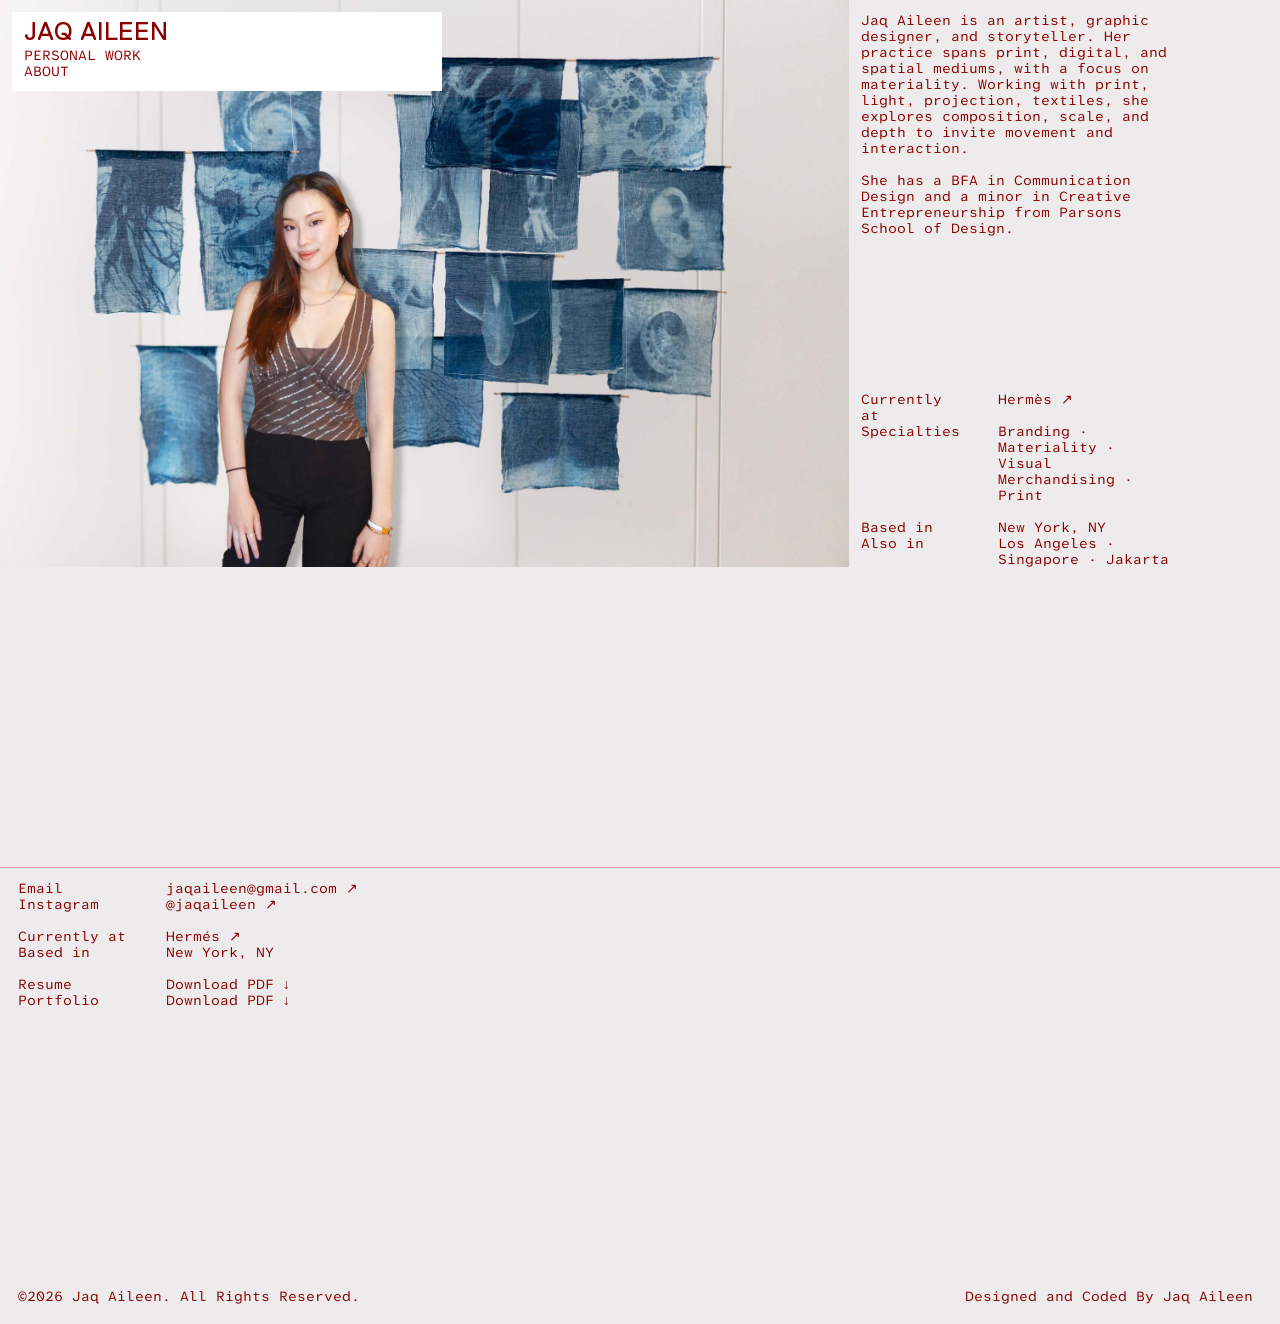
<file: about.html>
<!DOCTYPE html>
<html lang="en">

<head>
    <meta charset="utf-8">
    <meta name="viewport" content="width=device-width, initial-scale=1, maximum-scale=5">
    <link rel="preconnect" href="https://fonts.googleapis.com">
    <link rel="preconnect" href="https://fonts.gstatic.com" crossorigin>
    <script src="./script.js" async=""></script>
    <link
        href="https://fonts.googleapis.com/css2?family=Atkinson+Hyperlegible+Mono:ital,wght@0,200..800;1,200..800&family=Atkinson+Hyperlegible:ital,wght@0,400;0,700;1,400;1,700&display=swap"
        rel="stylesheet">
    <link rel="stylesheet" href="./css/0f7dc2a64ae3cc79.css" data-precedence="next">
    <link rel="stylesheet" href="./css/04594faf55a2feed.css" data-precedence="next">
    <link rel="stylesheet" href="./css/806a931c73dc2719.css" data-precedence="next">
    <link rel="stylesheet" href="./css/6ca730bbd51e96d1.css" data-precedence="next">
    <canvas id="cursor-trail-canvas"
        style="position:fixed; inset:0; width:100%; height:100%; pointer-events:none; z-index:9999;"></canvas>
    <link rel="icon" type="image/x-icon" href="./images/pomegranate.png"><link rel="icon" type="image/png" sizes="64x64" href="./images/favicon-64.png">
    <title>ABOUT — JAQ AILEEN</title>
    <style>
        .about-grid {
            display: grid;
            grid-template-columns: repeat(12, 1fr);
            gap: 12px;
        }

        .about-hero {
            grid-column: 1 / 9;
        }

        @media (max-width:1024px){
            .about-hero {
            padding-top: 78px;
            padding-left: 12px;
            padding-right: 12px;
            }
        }

        .about-hero img {
            width: 100%;
            height: auto;
            display: block;
        }

        .about-side {
            grid-column: 9 / 12;
            display: flex;
            padding-top: 12px;
            flex-direction: column;
            justify-content: space-between;
        }

        .about-bio {
            color: var(--red);
        }

        .about-info {
            color: var(--red);
        }

        .about-info dl {
            gap: 0 var(--gutter);
            display: grid;
            grid-template-columns: 95px 1fr;
        }

        .about-info dt {
            color: var(--red);
        }

        .about-info dd {
            margin: 0;
        }

        @media (max-width: 1024px) {
            .about-grid {
                grid-template-columns: 1fr;
            }

            .about-hero {
                grid-column: 1 / -1;
            }

            .about-side {
                grid-column: 1 / -1;
                gap: 40px;
                padding: 16px;
            }
        }

        .about-decorator {
            border-top: 1px solid var(--pink);
            padding-bottom: 20px;
        }
    </style>
</head>

<body>
    <div id="cursor-dot"></div>
    <div hidden=""><!--$--><!--/$--></div>
    <div class="LayoutDefault-module-scss-module__0-pwYa__container">
        <header class="HeaderLayout-module-scss-module__x_kloq__container">
            <div class="HeaderLayout-module-scss-module__x_kloq__logo">
                <a class="common-link" href="./index.html">
                    <span>JAQ AILEEN</span>
                </a>
            </div>
            <nav class="HeaderLayout-module-scss-module__x_kloq__menu"><a
                    class="common-link HeaderLayout-module-scss-module__x_kloq__button"
                    href="./projects.html"><span>PERSONAL WORK</span></a>
                <div
                    class="HeaderLayout-module-scss-module__x_kloq__submenu TransitionHeight-module-scss-module__KEdKMW__container">
                    <a class="common-link HeaderLayout-module-scss-module__x_kloq__link"
                        href="./projects.html"><span>All</span></a>
                    <div class="HeaderLayout-module-scss-module__x_kloq__links"><a
                            class="common-link HeaderLayout-module-scss-module__x_kloq__link"
                            href="./bodiesofwater1.html"><span>BODIES OF WATER (1/2)
                                <br>Installation, 2026<div class="HeaderLayout-module-scss-module__x_kloq__thumbnail">
                                    <img src="./images/install-detail-h.jpg" alt="Close-up of overlapping cyanotype fabric panels showing abstract body and water imagery in deep blue tones" width="1601" height="2400"
                                        class="CommonImage-module-scss-module__qaK7rG__image" style="aspect-ratio:1">
                                </div></span></a><a class="common-link HeaderLayout-module-scss-module__x_kloq__link"
                            href="./bodiesofwater2.html"><span>BODIES OF WATER (2/2)<br>Artist Book, 2026<div
                                    class="HeaderLayout-module-scss-module__x_kloq__thumbnail"><img
                                        src="./images/cubes-cover1.jpg" alt="" width="1601" height="2400"
                                        class="CommonImage-module-scss-module__qaK7rG__image" style="aspect-ratio:1">
                                </div></span></a><a class="common-link HeaderLayout-module-scss-module__x_kloq__link"
                            href="./theweaving.html"><span>THE WEAVING <br> Card Game, 2025
                                <div class="HeaderLayout-module-scss-module__x_kloq__thumbnail"><img
                                        src="./images/theweaving-cover.jpg" alt="Hands holding open a woven rattan box revealing numbered card category dividers and The Weaving title card" width="1601" height="2400"
                                        class="CommonImage-module-scss-module__qaK7RG__image" style="aspect-ratio:1">
                                </div>
                            </span></a><a class="common-link HeaderLayout-module-scss-module__x_kloq__link"
                            href="./theshapeof.html"><span>THE SHAPE OF WATER <br> Artist Book, 2025<div
                                    class="HeaderLayout-module-scss-module__x_kloq__thumbnail"><img
                                        src="./images/shapeof-cover1.jpg" alt="The Shape of Water artist book front cover with purple marbled resin and script title lettering" width="1601" height="2400"
                                        class="CommonImage-module-scss-module__qaK7rG__image" style="aspect-ratio:1">
                                </div></span></a><a class="common-link HeaderLayout-module-scss-module__x_kloq__link"
                            href="./bumi1.html"><span>BUMI (1/2)
                                <br>Branding Guideline, 2025<div
                                    class="HeaderLayout-module-scss-module__x_kloq__thumbnail"><img
                                        src="./images/bumi-logo.jpg" alt="BUMI Museum wordmark with letters filled with mineral textures: gold paint, teal water, pink crystals, and white quartz" width="1601" height="2400"
                                        class="CommonImage-module-scss-module__qaK7rG__image" style="aspect-ratio:1">
                                </div></span></a><a class="common-link HeaderLayout-module-scss-module__x_kloq__link"
                            href="./bumi2.html"><span>BUMI (2/2)<br>Web Design, 2025<div
                                    class="HeaderLayout-module-scss-module__x_kloq__thumbnail"><img
                                        src="./images/bumi-home.jpg" alt="BUMI Museum website homepage showing 'Under The Surface' headline with geological imagery" width="1601" height="2400"
                                        class="CommonImage-module-scss-module__qaK7rG__image" style="aspect-ratio:1">
                                </div></span></a><a class="common-link HeaderLayout-module-scss-module__x_kloq__link"
                            href="./alacart.html"><span>A LA CART<br>Artist Book, 2024
                                <div class="HeaderLayout-module-scss-module__x_kloq__thumbnail"><img
                                        src="./images/alacart-detail2.jpg" alt="Front and back covers of the A La Cart spiral-bound book showing duotone photo collages of NYC street food carts" width="1601" height="2400"
                                        class="CommonImage-module-scss-module__qaK7rG__image" style="aspect-ratio:1">
                                </div>
                            </span></a><a class="common-link HeaderLayout-module-scss-module__x_kloq__more"
                            href="./projects.html"><span>View All</span></a></div>
                </div>
            </nav>
            <nav class="HeaderLayout-module-scss-module__x_kloq__menu"><a
                    class="common-link HeaderLayout-module-scss-module__x_kloq__button"
                    href="./about.html"><span>ABOUT</span></a>
            </nav>
        </header>

        <main>
            <div class="about-grid">
                <div class="about-hero">
                    <img src="./images/artist-picture.jpg" alt="Jaq Aileen standing in front of her cyanotype fabric panel installation on a white wall" width="2400" height="1601">
                </div>
                <div class="about-side">
                    <div class="about-bio">
                        <p>Jaq Aileen is an artist, graphic designer, and storyteller. Her practice spans print,
                            digital, and spatial mediums, with a focus on materiality. Working with print, light,
                            projection, textiles, she explores composition, scale, and depth to invite movement and
                            interaction.</p>
                            <br>
                        <p>She has a BFA in Communication Design and a minor in Creative Entrepreneurship from Parsons
                            School of Design.</p>
                    </div>

                    <div class="about-info">
                        <dl>
                            <dt>Currently at</dt>
                            <dd>Hermès ↗</dd>
                            
                            <dt>Specialties</dt>
                            <dd>Branding · Materiality · Visual Merchandising · Print<br> <br></dd>
                            <dt>Based in</dt>
                            <dd>New York, NY</dd>
                            <dt>Also in</dt>
                            <dd>Los Angeles · Singapore · Jakarta</dd>
                        </dl>
                    </div>
                </div>
            </div>

        </main>
        <footer class="FooterLayout-module-scss-module__Xbw8wq__container">
            <div class="FooterLayout-module-scss-module__Xbw8wq__decorator">
                <div class="FooterLayout-module-scss-module__Xbw8wq__inner">
                    <div class="HomeLanding-module-scss-module__LwAsna__introduction">
                        <div class="with-fancy">
                            <div class="SanityContentLabelLink-module-scss-module__25iyra__container">
                                <div>Email</div><span class="sanity-link__container"><a href="mailto:sjaqaileen@gmail.com"
                                        target="_blank" rel="noopener noreferrer"
                                        class="common-link sanity-link"><span>jaqaileen@gmail.com
                                            ↗</span></a></span>
                            </div>
                            <div class="SanityContentLabelLink-module-scss-module__25iyra__container">
                                <div>Instagram</div><span class="sanity-link__container"><a
                                        href="https://instagram.com/jaqaileen" target="_blank" rel="noopener noreferrer"
                                        class="common-link sanity-link"><span>@jaqaileen
                                            ↗</span></a></span>
                            </div>
                            <br>
                            <div class="SanityContentLabelLink-module-scss-module__25iyra__container">
                                <div>Currently at</div><span class="sanity-link__container"><a
                                        href="https://www.hermes.com/" target="_blank" rel="noopener noreferrer"
                                        class="common-link sanity-link"><span>Hermés
                                            ↗</span></a></span>
                            </div>
                            <div class="SanityContentLabelLink-module-scss-module__25iyra__container">
                                <div>Based in</div> New York, NY</span></a></span>
                            </div>
                            <br>
                            <div class="SanityContentLabelLink-module-scss-module__25iyra__container">
                                <div>Resume</div><span class="sanity-link__container"><a
                                        href="https://drive.google.com/file/d/1ya3OC19x_PwuAj-bFJgJHpPRDWH4dYBb/view?usp=drive_link"
                                        target="_blank" rel="noopener noreferrer"
                                        class="common-link sanity-link"><span>Download PDF ↓</span></a></span>
                            </div>
                            <div class="SanityContentLabelLink-module-scss-module__25iyra__container">
                                <div>Portfolio</div><span class="sanity-link__container"><a
                                        href="https://drive.google.com/file/d/1hz1YxYMskYCpdWGfzgW8lb4rhc9WRYNX/view?usp=drive_link"
                                        target="_blank" rel="noopener noreferrer"
                                        class="common-link sanity-link"><span>Download PDF ↓</span></a></span>
                            </div>
                        </div>
                    </div>
                </div>
            </div>
            <div class="FooterLayout-module-scss-module__Xbw8wq__bottom">
                <div class="FooterLayout-module-scss-module__Xbw8wq__copyright2">©<!-- -->2026<!-- --> Jaq Aileen.
                    All Rights Reserved.</div>
                <div class="FooterLayout-module-scss-module__Xbw8wq__credits"><a target="_blank" rel="noopener noreferrer"
                        class="common-link"><span>Designed and Coded By
                            Jaq Aileen</span></a> 
                </div>
            </div>
        </footer>
    </div>
    <script src="./script.js"></script>
</body>

</html>
</file>
<file: css/0f7dc2a64ae3cc79.css>
@custom-media --pointer-fine (pointer: fine);
@custom-media --tablet-up (min-width: 1024px);
@custom-media --tablet-down (max-width: 1024px);
@custom-media --phone-up (min-width: 440px);
@custom-media --phone-down (max-width: 440px);

:where(:not(html, iframe, canvas, img, svg, video, audio):not(svg *, symbol *)) {
    all: unset;
    display: revert
}
/* *{cursor: none;} */

*,
:before,
:after {
    box-sizing: border-box
}

a,
button {
    cursor: revert
}

ol,
ul,
menu {
    list-style: none
}

img {
    max-block-size: 100%;
    max-inline-size: 100%
}

table {
    border-collapse: collapse
}

input,
textarea {
    -webkit-user-select: auto
}

textarea {
    white-space: revert
}

meter {
    appearance: revert
}

:where(pre) {
    all: revert
}

::placeholder {
    color: unset
}

::marker {
    content: initial
}

:where([hidden]) {
    display: none
}

:where([contenteditable]:not([contenteditable=false])) {
    -moz-user-modify: read-write;
    -webkit-user-modify: read-write;
    overflow-wrap: break-word;
    -webkit-line-break: after-white-space;
    -webkit-user-select: auto;
}

:where([draggable=true]) {
    -webkit-user-drag: element;
}

:where(dialog:modal) {
    all: revert;
}

@font-face {
    font-family: "Replica Regular";
    src: url("/fonts/replica-regular.ttf") format("truetype");
    font-weight: 400;
    font-style: normal;
}

@font-face {
    font-family: "Atkinson Hyperlegible Mono", sans-serif;
    font-optical-sizing: auto;
    font-weight: 102;
    font-style: normal;
}

:root {
    --red: #8B0000;
    --pink: #DD9CAA;
    --black: #8B0000;
    --white: #fff;
    --off-white: #edebeb;
    --light-grey: #DD9CAA;
    --foreground: var(--black);
    --background: var(--off-white);
    --font-family-sans: "Replica Regular", sans-serif;
    --font-family-mono: "Atkinson Hyperlegible Mono", sans-serif;
    --font-family-heading: var(--font-family-sans);
    --font-family-body: var(--font-family-mono);
    --font-size: 14rem;
    --line-height: 16rem;
    --font-size-heading: 24rem;
    --font-weight-heading: 400;
    --line-height-heading: 1.4;
    --font-size-body-emphasis: 18rem;
    --font-weight-body-emphasis: 500;
    --line-height-body-emphasis: .87;
    --spacing-2: 2px;
    --spacing-4: 4px;
    --spacing-8: 8px;
    --spacing-16: 16px;
    --spacing-24: 24px;
    --spacing-32: 32px;
    --spacing-40: 40px;
    --spacing-64: 64px;
    --spacing-80: 80px;
    --spacing-200: 200px;
    --page-top: 140px;
    --scroll-inset: 16px;
    --inset: 18px;
    --gutter: 42px;
    --columns: 24;
    --column: calc((1/var(--columns))*(100svw - (var(--inset)*2) - var(--scroll-inset) - ((var(--columns) - 1)*var(--gutter))) + var(--gutter))
}

@media (max-width:1024px) {
    :root {
        --columns: 6;
        --letter-spacing: 0em;
        --inset: 12px;
        --font-size: 10.8rem;
        --line-height: 14rem;
        --font-size-body-emphasis: 16rem
    }
}

html {
    background-color: var(--background);
    -webkit-font-smoothing: antialiased;
    -moz-osx-font-smoothing: grayscale;
    text-rendering: optimizeLegibility;
    font-smooth: antialiased;
    font-size: 1px
}

body {
    color: var(--foreground);
    font-size: var(--font-size);
    line-height: var(--line-height);
    letter-spacing: var(--letter-spacing);
    font-family: var(--font-family-mono);
    overflow-x: hidden;
    max-width: 100%;
    margin: 0;
    padding: 0;
}

body ::selection {
    color: var(--red);
    background: #fc0
}

.content>:not(h2) {
    text-transform: none;
    letter-spacing: var(--letter-spacing-uncondensed);
    line-height: 1.18em;
    font-family: var(--font-family-uncondensed)
}

.content>h2+:not(h2) {
    padding-top: 4px
}

.content>:not(h2)+h2 {
    padding-top: 16px
}

.content>:not(h2)+:not(h2) {
    padding-top: 8px
}

.content em {
    font-size: var(--font-size-body-emphasis);
    font-weight: var(--font-weight-body-emphasis);
    letter-spacing: var(--letter-spacing-body-emphasis);
    font-family: var(--font-family-serif);
    text-transform: none
}

.content ul {
    list-style: inside
}

.uncondensed {
    letter-spacing: var(--letter-spacing-uncondensed);
    font-family: var(--font-family-uncondensed)
}

.with-uncondensed :not(h2) {
    text-transform: none;
    letter-spacing: var(--letter-spacing-uncondensed);
    font-family: var(--font-family-uncondensed)
}

.with-fancy em,

.fancy {
    font-size: var(--font-size-body-emphasis);
    font-weight: var(--font-weight-body-emphasis);
    letter-spacing: var(--letter-spacing-body-emphasis);
    font-family: var(--font-family-serif);
    text-transform: none
}

@custom-media --pointer-fine (pointer: fine);
@custom-media --tablet-up (min-width: 1024px);
@custom-media --tablet-down (max-width: 1024px);
@custom-media --phone-up (min-width: 440px);
@custom-media --phone-down (max-width: 440px);


@custom-media --pointer-fine (pointer: fine);
@custom-media --tablet-up (min-width: 1024px);
@custom-media --tablet-down (max-width: 1024px);
@custom-media --phone-up (min-width: 440px);
@custom-media --phone-down (max-width: 440px);

.HeaderLayout-module-scss-module__x_kloq__container {
    z-index: 100;
    top: 12px;
    left: 12px;
    right: 24px;
    background-color: var(--white);
    position: fixed;
    padding: 12px;
    margin-right: 12px;
}

@media (min-width:1024px) {
    .HeaderLayout-module-scss-module__x_kloq__container {
        width: 430px;
        color: var(--red);
        flex-direction: column;
        display: flex;
    }
}

@media (max-width: 1023px) {
    .HeaderLayout-module-scss-module__x_kloq__container {
        width: calc(100% - 24px);
        box-sizing: border-box;
        display: grid;
        grid-template-columns: 1fr auto;
    }

    .HeaderLayout-module-scss-module__x_kloq__logo {
        grid-column: 1 / -1;
        grid-row: 1;
    }

    /* Nav has display:contents (see block below), so target children directly */
    .HeaderLayout-module-scss-module__x_kloq__menu:first-of-type > .HeaderLayout-module-scss-module__x_kloq__button {
        grid-row: 2;
        grid-column: 1;
        /* padding: 12px; */
        white-space: nowrap;
        align-self: start;
    }

    .HeaderLayout-module-scss-module__x_kloq__menu:last-of-type > .HeaderLayout-module-scss-module__x_kloq__button {
        grid-row: 2;
        grid-column: 2;
        /* padding: 12px; */
        white-space: nowrap;
        align-self: start;
        text-align: right;
    }

    .HeaderLayout-module-scss-module__x_kloq__submenu {
        display: none !important;
    }

    .HeaderLayout-module-scss-module__x_kloq__submenu.is-open {
        display: flex !important;
        flex-direction: column;
        grid-row: 3;
        grid-column: 1 / -1;
        background-color: var(--white);
        padding: 0 12px 8px;
    }

    .HeaderLayout-module-scss-module__x_kloq__thumbnail {
        display: none;
    }

    /* Reduce nav container padding on mobile */
    .HeaderLayout-module-scss-module__x_kloq__container {
        padding: 6px;
        padding-top: 10px;
    }

    /* Remove padding-left from submenu links on mobile */
    .HeaderLayout-module-scss-module__x_kloq__submenu .HeaderLayout-module-scss-module__x_kloq__links {
        padding-left: 0 !important;
    }
}


@media (min-width:1024px) {
    .HeaderLayout-module-scss-module__x_kloq__inner {
        flex-direction: column
    }

    .HeaderLayout-module-scss-module__x_kloq__inner.HeaderLayout-module-scss-module__x_kloq__ACTIVE .HeaderLayout-module-scss-module__x_kloq__button {
        color: var(--pink)
    }

    .HeaderLayout-module-scss-module__x_kloq__inner.HeaderLayout-module-scss-module__x_kloq__ACTIVE .HeaderLayout-module-scss-module__x_kloq__button.HeaderLayout-module-scss-module__x_kloq__ACTIVE {
        color: var(--foreground)
    }
}

@media (max-width:1024px) {
    .HeaderLayout-module-scss-module__x_kloq__inner {
        flex-wrap: wrap;
        justify-content: space-between;
    }

    .HeaderLayout-module-scss-module__x_kloq__button {
        color: var(--red);
    }
}

.HeaderLayout-module-scss-module__x_kloq__logo {
    font-family: "Replica Regular", sans-serif;
    font-size: 25rem;
    line-height: 15rem;
    color: var(--red);

}

.HeaderLayout-module-scss-module__x_kloq__logo {
    grid-column: 1/-1;
    width: 100%
}

@media (min-width:1024px) {
    .HeaderLayout-module-scss-module__x_kloq__logo {
        padding-bottom: 8px;
    }
}

@media (max-width:1024px) {
    .HeaderLayout-module-scss-module__x_kloq__logo {
        padding-bottom: 8px;
        font-size: 22rem;
    }

    .HeaderLayout-module-scss-module__x_kloq__menu {
        display: contents;
        padding: 12px;
    }
}

.HeaderLayout-module-scss-module__x_kloq__button {
    padding: 0;
    display: block
}

@media (min-width:1024px) {
    .HeaderLayout-module-scss-module__x_kloq__button {
        transition: all .3s cubic-bezier(.95, 0, 0, 1)
    }


    .HeaderLayout-module-scss-module__x_kloq__submenu {
        opacity: 0;
        pointer-events: none;
        height: 0;
        overflow: hidden;
        transition: opacity 0.3s ease;
    }

    .HeaderLayout-module-scss-module__x_kloq__menu:hover>.HeaderLayout-module-scss-module__x_kloq__submenu {
        opacity: 1;
        pointer-events: auto;
        height: auto;
        overflow: visible;
        display: grid;
    }
}

@media (max-width: 1024px) {
    .HeaderLayout-module-scss-module__x_kloq__menu:hover > .HeaderLayout-module-scss-module__x_kloq__submenu {
        opacity: 0;
        pointer-events: none;
        height: 0;
        display: none;
    }

    .HeaderLayout-module-scss-module__x_kloq__menu.is-open > .HeaderLayout-module-scss-module__x_kloq__submenu {
        opacity: 1;
        pointer-events: auto;
        height: auto;
        overflow: visible;
        display: grid !important;
    }
}


@media (min-width:1024px) {
    .HeaderLayout-module-scss-module__x_kloq__submenu {
        grid-template-columns: 60px 1fr;
    }
}

.HeaderLayout-module-scss-module__x_kloq__submenu:before {
    content: "";
    border-bottom: 1px solid var(--pink);
    width: 100%;
    padding-top: 4px;
    display: block;
    overflow: hidden;
}

@media (min-width:1024px) {
    .HeaderLayout-module-scss-module__x_kloq__submenu:before {
        grid-column: 1 / -1;
        margin-bottom: 4px
    }
}

.HeaderLayout-module-scss-module__x_kloq__submenu .HeaderLayout-module-scss-module__x_kloq__link {
    margin-bottom: 8px;
    text-transform: capitalize;
}

.HeaderLayout-module-scss-module__x_kloq__submenu:not(.HeaderLayout-module-scss-module__x_kloq__submenu.HeaderLayout-module-scss-module__x_kloq__submenuMenu) .HeaderLayout-module-scss-module__x_kloq__links {
    padding-bottom: 0px;
    padding-left: 30px;
}

.HeaderLayout-module-scss-module__x_kloq__submenu.HeaderLayout-module-scss-module__x_kloq__submenuMenu .HeaderLayout-module-scss-module__x_kloq__links {
    padding-left: 60px
}

.HeaderLayout-module-scss-module__x_kloq__links {
    flex-direction: column;
    display: flex;
    position: relative;
}

@media (max-width:1024px) {
    .HeaderLayout-module-scss-module__x_kloq__links {
        color: var(--pink)
    }
}

@media (min-width:1024px) {
    .HeaderLayout-module-scss-module__x_kloq__links {
        color: var(--pink)
    }
}

.HeaderLayout-module-scss-module__x_kloq__links:not(:hover) .HeaderLayout-module-scss-module__x_kloq__link:first-child .HeaderLayout-module-scss-module__x_kloq__thumbnail {
    opacity: 1
}

.HeaderLayout-module-scss-module__x_kloq__links .HeaderLayout-module-scss-module__x_kloq__link {
    transition: all .3s cubic-bezier(.95, 0, 0, 1)
}

@media (pointer:fine) {
    .HeaderLayout-module-scss-module__x_kloq__links .HeaderLayout-module-scss-module__x_kloq__link:hover {
        color: var(--red)
    }

    .HeaderLayout-module-scss-module__x_kloq__links .HeaderLayout-module-scss-module__x_kloq__link:hover .HeaderLayout-module-scss-module__x_kloq__thumbnail {
        opacity: 1
    }
}

.HeaderLayout-module-scss-module__x_kloq__links .HeaderLayout-module-scss-module__x_kloq__link.HeaderLayout-module-scss-module__x_kloq__ACTIVE {
    color: var(--red)
}

.HeaderLayout-module-scss-module__x_kloq__links .HeaderLayout-module-scss-module__x_kloq__more {
    color: var(--red);
    margin-top: 1em
}

.HeaderLayout-module-scss-module__x_kloq__thumbnail {
    pointer-events: none;
    opacity: 0;
    width: 50px;
    height: 50px;
    position: absolute;
    top: 0;
    right: 0
}

.HeaderLayout-module-scss-module__x_kloq__cardWrap {
    width: 100%
}

.HeaderLayout-module-scss-module__x_kloq__card {
    padding-top: 12px;
    position: relative
}

.HeaderLayout-module-scss-module__x_kloq__card:before {
    content: "";
    border-bottom: 1px solid var(--light-grey);
    width: 100%;
    margin-bottom: 4px;
    display: block
}

@media (min-width:1024px) {

    .HeaderLayout-module-scss-module__x_kloq__card:before,
    .HeaderLayout-module-scss-module__x_kloq__card {
        grid-column: 1/-1
    }
}
</file>
<file: css/04594faf55a2feed.css>
@custom-media --pointer-fine (pointer: fine);
@custom-media --tablet-up (min-width: 1024px);
@custom-media --tablet-down (max-width: 1024px);
@custom-media --phone-up (min-width: 440px);
@custom-media --phone-down (max-width: 440px);
@media (min-width:1024px) {
    .ProductCardSmall-module-scss-module__O_YI_q__container {
        padding-top: 12px;
        padding-bottom: 12px
    }
}

@media (max-width:1024px) {
    .ProductCardSmall-module-scss-module__O_YI_q__container {
        padding-top: 16px
    }
}

.ProductCardSmall-module-scss-module__O_YI_q__inner {
    gap: 0 var(--gutter);
    display: grid;
    position: relative
}

@media (min-width:1024px) {
    .ProductCardSmall-module-scss-module__O_YI_q__inner {
        grid-template-columns: calc(var(--column)*5 + var(--gutter)*-1)1fr
    }
}

@media (max-width:1024px) {
    .ProductCardSmall-module-scss-module__O_YI_q__inner {
        grid-template-columns: 1fr 1fr
    }
}

.ProductCardSmall-module-scss-module__O_YI_q__details {
    flex-direction: column;
    display: flex
}

.ProductCardSmall-module-scss-module__O_YI_q__meta {
    padding-bottom: 32px
}

.ProductCardSmall-module-scss-module__O_YI_q__price {
    padding-top: 4px
}

.ProductCardSmall-module-scss-module__O_YI_q__dimensions {
    display: grid
}

@media (min-width:1024px) {
    .ProductCardSmall-module-scss-module__O_YI_q__dimensions {
        grid-template-columns: 110px 1fr
    }
}

.ProductCardSmall-module-scss-module__O_YI_q__dimensions span+span:before {
    content: " x "
}

.ProductCardSmall-module-scss-module__O_YI_q__view {
    margin-top: auto;
    margin-bottom: 0
}

.ProductCardSmall-module-scss-module__O_YI_q__cover {
    width: 100%;
    height: 100%;
    position: absolute;
    top: 0;
    left: 0
}

@custom-media --pointer-fine (pointer: fine);
@custom-media --tablet-up (min-width: 1024px);
@custom-media --tablet-down (max-width: 1024px);
@custom-media --phone-up (min-width: 440px);
@custom-media --phone-down (max-width: 440px);

.CommonImage-module-scss-module__qaK7rG__image {
    object-fit: cover;
    width: 100%;
    height: auto;
    display: block
}

@custom-media --pointer-fine (pointer: fine);
@custom-media --tablet-up (min-width: 1024px);
@custom-media --tablet-down (max-width: 1024px);
@custom-media --phone-up (min-width: 440px);
@custom-media --phone-down (max-width: 440px);

.HomeLanding-module-scss-module__LwAsna__landing {
    height: 100svh;
    min-height: 50vw;
    position: relative;
    overflow: hidden
}

.HomeLanding-module-scss-module__LwAsna__link {
    width: 100%;
    height: 100%;
    position: absolute;
    top: 0;
    left: 0
}

.HomeLanding-module-scss-module__LwAsna__link span {
    visibility: hidden
}

.HomeLanding-module-scss-module__LwAsna__image {
    object-fit: cover;
    width: 100%;
    height: 100%
}

@media (max-width:1024px) {
    .HomeLanding-module-scss-module__LwAsna__image.HomeLanding-module-scss-module__LwAsna__DESKTOP {
        display: none
    }
}

@media (min-width:1024px) {
    .HomeLanding-module-scss-module__LwAsna__image.HomeLanding-module-scss-module__LwAsna__MOBILE {
        display: none
    }
}

.HomeLanding-module-scss-module__LwAsna__introduction {
    margin-left: var(--inset);
    margin-right: var(--inset);
    display: flex;
}

.HomeLanding-module-scss-module__LwAsna__introduction a {
    transition: all .3s cubic-bezier(.95, 0, 0, 1)
}

@media (pointer:fine) {
    .HomeLanding-module-scss-module__LwAsna__introduction a:hover {
        color: var(--pink);
    }
}

@media (min-width:1024px) {
    .HomeLanding-module-scss-module__LwAsna__introduction {
        padding-top: 12px;
        padding-bottom: 280px
    }
}

@media (max-width:1024px) {
    .HomeLanding-module-scss-module__LwAsna__introduction {
        padding-top: 12px;
        padding-bottom: 40px;
        height: auto;
        overflow: visible;
    }
}

.HomeLanding-module-scss-module__LwAsna__decorator {
    border-top: 1px solid var(--pink);
    padding-bottom: 20px
}

@media (min-width:1024px) {
    .HomeLanding-module-scss-module__LwAsna__content {
        width: calc(var(--column)*9 + var(--gutter)*-1);
        margin-left: auto;
        text-wrap: wrap;
        max-width: 100%;
    }
}

.HomeLanding-module-scss-module__LwAsna__trigger {
    position: absolute;
    top: 100px;
    left: 0;
    right: 0
}

@custom-media --pointer-fine (pointer: fine);
@custom-media --tablet-up (min-width: 1024px);
@custom-media --tablet-down (max-width: 1024px);
@custom-media --phone-up (min-width: 440px);
@custom-media --phone-down (max-width: 440px);
@custom-media --pointer-fine (pointer: fine);
@custom-media --tablet-up (min-width: 1024px);
@custom-media --tablet-down (max-width: 1024px);
@custom-media --phone-up (min-width: 440px);
@custom-media --phone-down (max-width: 440px);

.SlideshowDefault-module-scss-module__XK5D_G__container {
    position: relative;
    overflow: hidden
}

.SlideshowDefault-module-scss-module__XK5D_G__inner {
    display: flex
}

.SlideshowDefault-module-scss-module__XK5D_G__inner>* {
    flex-grow: 0;
    flex-shrink: 0;
    width: 100%
}

.SlideshowDefault-module-scss-module__XK5D_G__button {
    z-index: 10;
    cursor: pointer;
    position: absolute;
    inset: 0
}

@custom-media --pointer-fine (pointer: fine);
@custom-media --tablet-up (min-width: 1024px);
@custom-media --tablet-down (max-width: 1024px);
@custom-media --phone-up (min-width: 440px);
@custom-media --phone-down (max-width: 440px);

.SlideshowThumbnails-module-scss-module__l8fZQq__items {
    gap: 0 12px;
    display: flex;
}

.SlideshowThumbnails-module-scss-module__l8fZQq__item {
    /* border: 1px solid #0000; */
    transition: all 50ms ease-out
}

@media (min-width:1024px) {
    .SlideshowThumbnails-module-scss-module__l8fZQq__item {
        width: 90px
    }
}

@media (max-width:1024px) {
    .SlideshowThumbnails-module-scss-module__l8fZQq__item {
        width: 100%
    }
}

@media (pointer:fine) {
    .SlideshowThumbnails-module-scss-module__l8fZQq__item:hover {
        border-color: var(--foreground)
    }
}

.SlideshowThumbnails-module-scss-module__l8fZQq__item.SlideshowThumbnails-module-scss-module__l8fZQq__ACTIVE {
    border-color: var(--foreground)
}

@media (pointer:fine) {
    .SlideshowThumbnails-module-scss-module__l8fZQq__item.SlideshowThumbnails-module-scss-module__l8fZQq__INACTIVE:not(:hover) {
        opacity: .2
    }
}

.SlideshowThumbnails-module-scss-module__l8fZQq__image {
    display: flex
}

.SlideshowThumbnails-module-scss-module__l8fZQq__remaining {
    border-color: var(--foreground);
    aspect-ratio: 3/2;
    justify-content: center;
    align-items: center;
    display: flex
}

@custom-media --pointer-fine (pointer: fine);
@custom-media --tablet-up (min-width: 1024px);
@custom-media --tablet-down (max-width: 1024px);
@custom-media --phone-up (min-width: 440px);
@custom-media --phone-down (max-width: 440px);

.ProductCardLarge-module-scss-module__fKmfMa__inner {
    pointer-events: none;
    height: 100svh;
    min-height: 50vw;
    display: grid;
    position: relative
}

.ProductCardLarge-module-scss-module__fKmfMa__inner>* {
    grid-area: 1/1/2/2
}

.ProductCardLarge-module-scss-module__fKmfMa__overlay {
    z-index: 20;
    margin: 0 0 0 auto
}

.ProductCardLarge-module-scss-module__fKmfMa__slideshow {
    margin: 0
}

.ProductCardLarge-module-scss-module__fKmfMa__slideshow>* {
    height: 100%
}

.ProductCardLarge-module-scss-module__fKmfMa__slideshow img {
    object-fit: cover;
    object-position: center;
    width: 100%;
    height: 100%
}

.ProductCardLarge-module-scss-module__fKmfMa__thumbnails {
    margin-left: var(--inset);
    margin-right: var(--inset);
    justify-content: right;
    padding-top: 16px;
    display: flex
}

@media (max-width:1024px) {
    .ProductCardLarge-module-scss-module__fKmfMa__thumbnails {
        display: none
    }
}

@custom-media --pointer-fine (pointer: fine);
@custom-media --tablet-up (min-width: 1024px);
@custom-media --tablet-down (max-width: 1024px);
@custom-media --phone-up (min-width: 440px);
@custom-media --phone-down (max-width: 440px);

.ProductCardOverlay-module-scss-module__CERnvq__container {
    flex-direction: column;
    justify-content: flex-end;
    display: flex
}

@media (min-width:1024px) {
    .ProductCardOverlay-module-scss-module__CERnvq__container {
        padding-bottom: 16px;
        padding-right: 16px
    }
}

@media (max-width:1024px) {
    .ProductCardOverlay-module-scss-module__CERnvq__container {
        width: 100%;
        padding: 100px 16px 16px
    }
}

.ProductCardOverlay-module-scss-module__CERnvq__inner {
    pointer-events: auto;
    background: var(--off-white)
}

@media (min-width:1024px) {
    .ProductCardOverlay-module-scss-module__CERnvq__inner {
        width: 400px
    }
}

.ProductCardOverlay-module-scss-module__CERnvq__top {
    gap: 16px;
    padding: 12px 12px 70px;
    display: grid
}

@media (min-width:1024px) {
    .ProductCardOverlay-module-scss-module__CERnvq__top {
        grid-template-columns: 1fr 120px
    }
}

@media (max-width:1024px) {
    .ProductCardOverlay-module-scss-module__CERnvq__top {
        grid-template-columns: 1fr 95px
    }
}

.ProductCardOverlay-module-scss-module__CERnvq__details {
    flex-direction: column;
    display: flex
}

.ProductCardOverlay-module-scss-module__CERnvq__price {
    margin-top: 4px
}

.ProductCardOverlay-module-scss-module__CERnvq__dimensions {
    gap: 0 var(--gutter);
    margin-top: auto;
    margin-bottom: 0;
    display: grid
}

@media (min-width:1024px) {
    .ProductCardOverlay-module-scss-module__CERnvq__dimensions {
        grid-template-columns: 115px 1fr
    }
}

@media (max-width:1024px) {
    .ProductCardOverlay-module-scss-module__CERnvq__dimensions {
        grid-template-columns: 80px 1fr
    }
}

.ProductCardOverlay-module-scss-module__CERnvq__dimensions span+span:before {
    content: " x "
}

.ProductCardOverlay-module-scss-module__CERnvq__content {
    text-align: center;
    padding: 0 12px 12px
}

@custom-media --pointer-fine (pointer: fine);
@custom-media --tablet-up (min-width: 1024px);
@custom-media --tablet-down (max-width: 1024px);
@custom-media --phone-up (min-width: 440px);
@custom-media --phone-down (max-width: 440px);

.UtilGrid-module-scss-module__YNA0fq__container {
    z-index: 9999;
    pointer-events: none;
    visibility: hidden;
    height: 100svh;
    top: 0;
    left: var(--inset);
    right: var(--inset);
    display: flex;
    position: fixed;
    overflow: hidden
}

.UtilGrid-module-scss-module__YNA0fq__container.UtilGrid-module-scss-module__YNA0fq__active {
    visibility: visible
}

.UtilGrid-module-scss-module__YNA0fq__columns {
    column-gap: var(--gutter);
    flex: 1;
    display: grid
}

@media (min-width:1024px) {
    .UtilGrid-module-scss-module__YNA0fq__columns {
        grid-template-columns: repeat(var(--columns), 1fr)
    }
}

.UtilGrid-module-scss-module__YNA0fq__column {
    opacity: .1;
    background: red;
    height: 100svh;
    display: flex;
    position: relative
}

.UtilGrid-module-scss-module__YNA0fq__column:after {
    content: "";
    border-right: red;
    height: 100%;
    position: absolute;
    top: 0;
    right: 0
}

@custom-media --pointer-fine (pointer: fine);
@custom-media --tablet-up (min-width: 1024px);
@custom-media --tablet-down (max-width: 1024px);
@custom-media --phone-up (min-width: 440px);
@custom-media --phone-down (max-width: 440px);

.ProductCardForm-module-scss-module__ddqwpG__container {
    border-top: 1px solid var(--light-grey)
}

.ProductCardForm-module-scss-module__ddqwpG__input {
    width: 100%;
    padding: 16px 12px 10px
}

.ProductCardForm-module-scss-module__ddqwpG__text {
    height: 144px;
    margin-top: 6px
}

.ProductCardForm-module-scss-module__ddqwpG__success {
    text-align: center;
    color: var(--grey);
    border-top: 1px solid var(--light-grey);
    width: 100%;
    padding: 12px 16px
}

.ProductCardForm-module-scss-module__ddqwpG__button {
    margin-top: -1px
}

.ProductCardForm-module-scss-module__ddqwpG__button[disabled] {
    pointer-events: none
}

.ProductCardForm-module-scss-module__ddqwpG__referral {
    opacity: 0;
    width: 1px;
    height: 1px;
    position: absolute;
    top: auto;
    left: -10000px;
    overflow: hidden
}

@custom-media --pointer-fine (pointer: fine);
@custom-media --tablet-up (min-width: 1024px);
@custom-media --tablet-down (max-width: 1024px);
@custom-media --phone-up (min-width: 440px);
@custom-media --phone-down (max-width: 440px);
@custom-media --pointer-fine (pointer: fine);
@custom-media --tablet-up (min-width: 1024px);
@custom-media --tablet-down (max-width: 1024px);
@custom-media --phone-up (min-width: 440px);
@custom-media --phone-down (max-width: 440px);

.SanityContentLabelLink-module-scss-module__25iyra__container {
    gap: 0 var(--gutter);
    display: grid;
    color: var(--red);
    white-space: nowrap;
}



@media (min-width:1024px) {
    .SanityContentLabelLink-module-scss-module__25iyra__container {
        grid-template-columns: calc(var(--column)*2)1fr
    }
}

@media (max-width:1024px) {
    .SanityContentLabelLink-module-scss-module__25iyra__container {
        grid-template-columns: 120px 1fr;
        gap: 0;
        white-space: normal;
    }
    .SanityContentLabelLink-module-scss-module__25iyra__container > :last-child {
        margin-left: 0px;
    }
}

.SanityContentLabelLink-module-scss-module__25iyra__container .SanityContentLabelLink-module-scss-module__25iyra__container {
    grid-column: 1 / -1;
    margin-left: 0;
}

@custom-media --pointer-fine (pointer: fine);
@custom-media --tablet-up (min-width: 1024px);
@custom-media --tablet-down (max-width: 1024px);
@custom-media --phone-up (min-width: 440px);
@custom-media --phone-down (max-width: 440px);

.FooterLayout-module-scss-module__Xbw8wq__container {
    margin-left: var(--inset);
    margin-right: var(--inset);
    flex-direction: column;
    justify-content: flex-end;
    display: flex;
    position: relative;
}

@media (min-width:1024px) {
    .FooterLayout-module-scss-module__Xbw8wq__container {
        padding-top: 300px;
    }
}

@media (max-width:1024px) {
    .FooterLayout-module-scss-module__Xbw8wq__container {
        padding-top: 150px;
        padding-bottom: 12px;
    }
}

.FooterLayout-module-scss-module__Xbw8wq__inner {
    gap: 0 var(--gutter);
    display: grid
}

@media (min-width:1024px) {
    .FooterLayout-module-scss-module__Xbw8wq__inner {
        grid-template-columns: calc(var(--column)*12 + var(--gutter)*-1)calc(var(--column)*8 + var(--gutter)*0)1fr;
        /* padding-top: 12px; */
        /* padding-bottom: 220px */
    }
}

@media (max-width:1024px) {
    .FooterLayout-module-scss-module__Xbw8wq__inner {
        /* padding-top: 16px; */
        padding-bottom: 80px
    }
}

.FooterLayout-module-scss-module__Xbw8wq__decorator {
    border-top: 1px solid var(--light-grey);
    margin-left: calc(-1*var(--inset));
    margin-right: calc(-1*var(--inset))
}

.FooterLayout-module-scss-module__Xbw8wq__content a {
    transition: all .3s cubic-bezier(.95, 0, 0, 1)
}

@media (pointer:fine) {
    .FooterLayout-module-scss-module__Xbw8wq__content a:hover {
        color: var(--grey)
    }
}

@media (max-width:1024px) {
    .FooterLayout-module-scss-module__Xbw8wq__content {
        padding-bottom: 40px
    }
}

.FooterLayout-module-scss-module__Xbw8wq__newsletterHeading {
    gap: 0 var(--gutter);
    display: grid
}

@media (min-width:1024px) {
    .FooterLayout-module-scss-module__Xbw8wq__newsletterHeading {
        grid-template-columns: 1fr 1fr;
        padding-bottom: 30px
    }
}

@media (max-width:1024px) {
    .FooterLayout-module-scss-module__Xbw8wq__newsletterHeading {
        grid-template-columns: 120px 1fr;
        padding-bottom: 16px
    }
}

.FooterLayout-module-scss-module__Xbw8wq__bottom {
    color: var(--grey);
    gap: 0 var(--gutter);
    padding-bottom: 20px;
    display: grid;
}

@media (min-width:1024px) {
    .FooterLayout-module-scss-module__Xbw8wq__bottom {
        grid-template-columns: 1fr 1fr;
    }

    .FooterLayout-module-scss-module__Xbw8wq__credits {
        text-align: right;
        margin-left: auto;
    }
}

@media (max-width:1024px) {
    .FooterLayout-module-scss-module__Xbw8wq__copyright {
        order: 10;
        padding-top: 12px;
    }
}

@custom-media --pointer-fine (pointer: fine);
@custom-media --tablet-up (min-width: 1024px);
@custom-media --tablet-down (max-width: 1024px);
@custom-media --phone-up (min-width: 440px);
@custom-media --phone-down (max-width: 440px);

.CommonButton-module-scss-module__wcumJW__container {
    text-align: center;
    width: 100%;
    padding: 14px 12px;
    transition: all .3s ease-out
}

.CommonButton-module-scss-module__wcumJW__container.CommonButton-module-scss-module__wcumJW__DEFAULT {
    border-top: 1px solid var(--light-grey)
}

@media (pointer:fine) {
    .CommonButton-module-scss-module__wcumJW__container.CommonButton-module-scss-module__wcumJW__DEFAULT:not(:hover) {
        background: var(--foreground);
        color: var(--background)
    }
}

.CommonButton-module-scss-module__wcumJW__container.CommonButton-module-scss-module__wcumJW__INVERT {
    border-top: 1px solid var(--light-grey)
}

@media (pointer:fine) {
    .CommonButton-module-scss-module__wcumJW__container.CommonButton-module-scss-module__wcumJW__INVERT:hover {
        background: var(--foreground);
        color: var(--background)
    }
}

@custom-media --pointer-fine (pointer: fine);
@custom-media --tablet-up (min-width: 1024px);
@custom-media --tablet-down (max-width: 1024px);
@custom-media --phone-up (min-width: 440px);
@custom-media --phone-down (max-width: 440px);

.FooterStamp-module-scss-module__wiKWua__container {
    display: flex
}

@media (max-width:1024px) {
    .FooterStamp-module-scss-module__wiKWua__container {
        position: absolute;
        bottom: 24px;
        right: 0
    }
}

.FooterStamp-module-scss-module__wiKWua__container>* {
    margin-left: auto
}

@media (max-width:1024px) {
    .FooterStamp-module-scss-module__wiKWua__desktop {
        display: none
    }
}

@media (min-width:1024px) {
    .FooterStamp-module-scss-module__wiKWua__mobile {
        display: none
    }
}

@custom-media --pointer-fine (pointer: fine);
@custom-media --tablet-up (min-width: 1024px);
@custom-media --tablet-down (max-width: 1024px);
@custom-media --phone-up (min-width: 440px);
@custom-media --phone-down (max-width: 440px);

.InputText-module-scss-module__XMkUbq__container {
    border-bottom: 1px solid var(--light-grey);
    width: 100%;
    color: var(--foreground)
}

.InputText-module-scss-module__XMkUbq__container:focus:not(:valid) {
    color: var(--grey)
}

.InputText-module-scss-module__XMkUbq__container.InputText-module-scss-module__XMkUbq__error::placeholder {
    color: var(--red-primary)
}

.InputText-module-scss-module__XMkUbq__container:focus,
.InputText-module-scss-module__XMkUbq__container:valid {
    border-color: var(--foreground)
}

@custom-media --pointer-fine (pointer: fine);
@custom-media --tablet-up (min-width: 1024px);
@custom-media --tablet-down (max-width: 1024px);
@custom-media --phone-up (min-width: 440px);
@custom-media --phone-down (max-width: 440px);

.InputTextArea-module-scss-module__KKEkzG__container {
    border: 1px solid var(--light-grey);
    text-transform: none;
    width: 100%;
    min-height: 8em;
    color: var(--foreground);
    padding: 12px 16px;
    display: flex
}

.InputTextArea-module-scss-module__KKEkzG__container::placeholder,
.InputTextArea-module-scss-module__KKEkzG__container.InputTextArea-module-scss-module__KKEkzG__error::placeholder {
    color: var(--grey)
}

@custom-media --pointer-fine (pointer: fine);
@custom-media --tablet-up (min-width: 1024px);
@custom-media --tablet-down (max-width: 1024px);
@custom-media --phone-up (min-width: 440px);
@custom-media --phone-down (max-width: 440px);
@media (min-width:1024px) {
    .AboutLayout-module-scss-module__98YJ1q__sections {
        padding-bottom: 240px
    }
}

@media (max-width:1024px) {
    .AboutLayout-module-scss-module__98YJ1q__sections {
        padding-bottom: 80px
    }
}

@custom-media --pointer-fine (pointer: fine);
@custom-media --tablet-up (min-width: 1024px);
@custom-media --tablet-down (max-width: 1024px);
@custom-media --phone-up (min-width: 440px);
@custom-media --phone-down (max-width: 440px);

.HomeLayout-module-scss-module__7hN74q__sections h2 {
    margin-top: 0;
    margin-bottom: 0;
}

.ProjectCard-module-scss-module__pM93sa__container {
    margin-left: var(--inset);
    margin-right: var(--inset);
}

@media (min-width:1024px) {
    .ProjectCard-module-scss-module__pM93sa__container {
        padding-top: 0;
        padding-left: calc(var(--column)*7 + var(--gutter)*0)
    }
}

.ProjectCard-module-scss-module__pM93sa__inner {
    position: relative
}

@media (min-width:1024px) {
    .ProjectCard-module-scss-module__pM93sa__details {
        background: var(--off-white);
        z-index: 10;
        width: 320px;
        padding: 4px 12px;
        position: relative;
        top: 12px;
        left: 1px
    }
}

@media (max-width:1024px) {
    .ProjectCard-module-scss-module__pM93sa__details {
        padding-top: 12px
    }
}

.ProjectCard-module-scss-module__pM93sa__controls {
    position: relative;
    display: flex;
    align-items: flex-start;
    justify-content: space-between;
    gap: 16px;
}

@media (min-width: 1024) {
    .ProjectCard-module-scss-module__pM93sa__controls {
        position: relative;
        justify-content: space-between;
        gap: 16px;
    }
}

.ProjectCard-module-scss-module__pM93sa__thumbnails {
    justify-content: right;
    margin-left: auto;
    display: flex
}

@media (min-width:1024px) {
    .ProjectCard-module-scss-module__pM93sa__thumbnails {
        padding-top: 16px
    }
}

@media (max-width:1024px) {
    .ProjectCard-module-scss-module__pM93sa__thumbnails {
        padding-top: 20px
    }
}

.ProjectCard-module-scss-module__pM93sa__cover,
.ProjectCard-module-scss-module__pM93sa__mobileLink {
    z-index: 10;
    opacity: 0;
    position: absolute;
    inset: 0
}

@media (min-width:1024px) {
    .ProjectCard-module-scss-module__pM93sa__mobileLink {
        display: none
    }
}

@custom-media --pointer-fine (pointer: fine);
@custom-media --tablet-up (min-width: 1024px);
@custom-media --tablet-down (max-width: 1024px);
@custom-media --phone-up (min-width: 440px);
@custom-media --phone-down (max-width: 440px);

.ProjectCardDetails-module-scss-module__4TMqsW__container {
    flex-direction: column;
    /* display: flex */
}

.ProjectCardDetails-module-scss-module__4TMqsW__container dl {
    gap: 0 var(--gutter);
    display: grid
}

@media (min-width:1024px) {
    .ProjectCardDetails-module-scss-module__4TMqsW__container dl {
        grid-template-columns: 120px 1fr;
        padding-top: 50px;
    }
    .ProjectCard-module-scss-module__pM93sa__details p:empty {
        display: none;
    }
}

@media (max-width:1024px) {
    .ProjectCardDetails-module-scss-module__4TMqsW__container dl {
        grid-template-columns: 95px 1fr;
        padding-top: 2px
    }
}

.ProjectCardDetails-module-scss-module__4TMqsW__container.ProjectCardDetails-module-scss-module__4TMqsW__DEFAULT {
    background: var(--off-white)
}

.ProjectCardDetails-module-scss-module__4TMqsW__link h3 {
    text-transform: uppercase;

}

@media (max-width:1024px) {
    .ProjectCardDetails-module-scss-module__4TMqsW__container.ProjectCardDetails-module-scss-module__4TMqsW__HEADER dl {
        padding-top: 212px
    }

    .ProjectCardDetails-module-scss-module__4TMqsW__link {
        pointer-events: none;
        text-transform: uppercase;
    }

}

@media (min-width:1024px) {
    .ProjectCardDetails-module-scss-module__4TMqsW__cover {
        z-index: 10;
        position: absolute;
        inset: 0
    }
}

@custom-media --pointer-fine (pointer: fine);
@custom-media --tablet-up (min-width: 1024px);
@custom-media --tablet-down (max-width: 1024px);
@custom-media --phone-up (min-width: 440px);
@custom-media --phone-down (max-width: 440px);


.HomeLanding-module-scss-module__LwAsna__image {
    transition: opacity 0.5s ease;
  }

  .ProjectIntroduction-module-scss-module__IG020G__introduction {
    gap: 0 var(--gutter);
    padding-right: 12px;
    padding-top: 12px;
    padding-left: 12px;
    display: grid;
}

.HomeLanding-module-scss-module__LwAsna__image {
    transition: opacity 0.5s ease;
}
@media (min-width: 1024px) {
    .ProjectIntroduction-module-scss-module__IG020G__introduction {
        grid-template-columns: repeat(7, 1fr);
        padding-bottom: 140px;
    }

    .ProjectIntroduction-module-scss-module__IG020G__title {
        grid-column: 6 / 10;
        padding-left: 0;
    }

    .ProjectIntroduction-module-scss-module__IG020G__details {
        grid-column: 11 / 12;
    }
}

@media (max-width: 1024px) {
    .ProjectIntroduction-module-scss-module__IG020G__introduction {
        grid-template-columns: 1fr 1fr;
        padding-bottom: 50px;
    }

    .ProjectIntroduction-module-scss-module__IG020G__title,
    .ProjectIntroduction-module-scss-module__IG020G__description,
    .ProjectIntroduction-module-scss-module__IG020G__details {
        grid-column: 1 / -1;
    }

    .ProjectIntroduction-module-scss-module__IG020G__title {
        padding-top: 20px;
    }
}

.ProjectIntroduction-module-scss-module__IG020G__details dl {
    gap: 0 var(--gutter);
    display: grid;
}

@media (min-width: 1024px) {
    .ProjectIntroduction-module-scss-module__IG020G__details dl {
        grid-template-columns: 1fr 1fr;
    }
}

@media (max-width: 1024px) {
    .ProjectIntroduction-module-scss-module__IG020G__details dl {
        grid-template-columns: 120px 1fr;
        padding-top: 16px;
    }
}

/* 
.ProjectIntroduction-module-scss-module__IG020G__status,
.ProjectIntroduction-module-scss-module__IG020G__date {
    border-top: 1px solid var(--black);
    border-right: 1px solid var(--black);
    margin-bottom: auto;
    padding: 3px 1px 0 0
} */

@media (max-width:1024px) {
    .ProjectIntroduction-module-scss-module__IG020G__description{
        grid-column: 1/-1
    }
}

@media (max-width:1024px) {

    .ProjectIntroduction-module-scss-module__IG020G__description {
        padding-top: 16px;
        padding-right: 120px
    }
}

.ProjectIntroduction-module-scss-module__IG020G__decorator {
    border-bottom: 1px solid var(--pink);
    width: 100%
}

@custom-media --pointer-fine (pointer: fine);
@custom-media --tablet-up (min-width: 1024px);
@custom-media --tablet-down (max-width: 1024px);
@custom-media --phone-up (min-width: 440px);
@custom-media --phone-down (max-width: 440px);

.AboutSectionGalleryPager-module-scss-module__HtXu7q__container {
    flex-direction: column;
    display: flex
}

.AboutSectionGalleryPager-module-scss-module__HtXu7q__page.AboutSectionGalleryPager-module-scss-module__HtXu7q__INACTIVE {
    color: var(--pink)
}

@custom-media --pointer-fine (pointer: fine);
@custom-media --tablet-up (min-width: 1024px);
@custom-media --tablet-down (max-width: 1024px);
@custom-media --phone-up (min-width: 440px);
@custom-media --phone-down (max-width: 440px);

.ProjectCarousel-module-scss-module__RsiAqG__container {
    flex-direction: column;
    padding-top: 0px;
    padding-bottom: 150px;
    min-height: 50vw;
    display: flex;
}

.ProjectCarousel-module-scss-module__RsiAqG__title {
    margin-left: var(--inset);
    margin-right: var(--inset);
    padding-bottom: 12px
}

.ProjectCarousel-module-scss-module__RsiAqG__inner {
    flex-direction: column;
    margin: auto 0;
    display: flex;
}

.ProjectCarousel-module-scss-module__RsiAqG__gallery {
    padding-left: var(--inset);
    padding-right: var(--inset);
    gap: 12px;
    width: 100%;
    padding-bottom: 12px
}

@media (min-width:1024px) {
    .ProjectCarousel-module-scss-module__RsiAqG__gallery {
        display: flex;
        overflow-x: auto
    }
}

@media (max-width:1024px) {
    .ProjectCarousel-module-scss-module__RsiAqG__gallery {
        grid-template-columns: repeat(4, 1fr);
        display: grid
    }
}

@media (pointer:fine) and (pointer:fine) {
    .ProjectCarousel-module-scss-module__RsiAqG__gallery:hover .ProjectCarousel-module-scss-module__RsiAqG__media:not(:hover) {
        opacity: .5
    }

    .ProjectCarousel-module-scss-module__RsiAqG__gallery:hover .ProjectCarousel-module-scss-module__RsiAqG__media:hover {
        border-color: var(--foreground)
    }
}

.ProjectCarousel-module-scss-module__RsiAqG__media {
    border: 1px solid #0000;
    flex-shrink: 0;
    margin-bottom: auto;
    transition: all 50ms ease-out
}

@media (min-width:1024px) {
    .ProjectCarousel-module-scss-module__RsiAqG__media {
        width: 80px
    }
}

.ProjectCarousel-module-scss-module__RsiAqG__decorator {
    border-top: 1px solid var(--pink);
    padding-bottom: 20px;
}

@media (max-width:1024px) {
    .ProjectCarousel-module-scss-module__RsiAqG__decorator {
        padding-bottom: 16px
    }
}

@custom-media --pointer-fine (pointer: fine);
@custom-media --tablet-up (min-width: 1024px);
@custom-media --tablet-down (max-width: 1024px);
@custom-media --phone-up (min-width: 440px);
@custom-media --phone-down (max-width: 440px);
@custom-media --pointer-fine (pointer: fine);
@custom-media --tablet-up (min-width: 1024px);
@custom-media --tablet-down (max-width: 1024px);
@custom-media --phone-up (min-width: 440px);
@custom-media --phone-down (max-width: 440px);

.HeaderContent-module-scss-module__K8pnGa__container {
    margin-left: var(--inset);
    margin-right: var(--inset)
}

@media (min-width:1024px) {
    .HeaderContent-module-scss-module__K8pnGa__container {
        padding-top: 12px;
        padding-left: calc(var(--column)*17 + var(--gutter)*0);
        height: 360px
    }
}

@media (max-width:1024px) {
    .HeaderContent-module-scss-module__K8pnGa__container {
        padding-top: 260px;
        padding-bottom: 16px
    }
}

.HeaderContent-module-scss-module__K8pnGa__container a {
    transition: all .3s cubic-bezier(.95, 0, 0, 1)
}

@media (pointer:fine) {
    .HeaderContent-module-scss-module__K8pnGa__container a:hover {
        color: var(--grey)
    }
}

@custom-media --pointer-fine (pointer: fine);
@custom-media --tablet-up (min-width: 1024px);
@custom-media --tablet-down (max-width: 1024px);
@custom-media --phone-up (min-width: 440px);
@custom-media --phone-down (max-width: 440px);
@custom-media --pointer-fine (pointer: fine);
@custom-media --tablet-up (min-width: 1024px);
@custom-media --tablet-down (max-width: 1024px);
@custom-media --phone-up (min-width: 440px);
@custom-media --phone-down (max-width: 440px);

.SlideshowNext-module-scss-module__fdzsma__container {
    z-index: 10;
    pointer-events: auto;
    background: 0 0;
    width: 100%;
    height: 100%;
    position: absolute;
    top: 0;
    left: 0
}

@custom-media --pointer-fine (pointer: fine);
@custom-media --tablet-up (min-width: 1024px);
@custom-media --tablet-down (max-width: 1024px);
@custom-media --phone-up (min-width: 440px);
@custom-media --phone-down (max-width: 440px);
@custom-media --pointer-fine (pointer: fine);
@custom-media --tablet-up (min-width: 1024px);
@custom-media --tablet-down (max-width: 1024px);
@custom-media --phone-up (min-width: 440px);
@custom-media --phone-down (max-width: 440px);

.FooterNewsletter-module-scss-module__BCYNIG__container {
    flex-direction: column;
    gap: 12px;
    display: flex
}

.FooterNewsletter-module-scss-module__BCYNIG__input {
    width: 100%;
    padding-bottom: 12px
}

.FooterNewsletter-module-scss-module__BCYNIG__input::placeholder {
    color: var(--grey)
}

.FooterNewsletter-module-scss-module__BCYNIG__submit {
    margin-right: auto
}

@media (pointer:fine) {
    .FooterNewsletter-module-scss-module__BCYNIG__submit:hover {
        color: var(--grey)
    }
}

.FooterNewsletter-module-scss-module__BCYNIG__message {
    text-align: center;
    margin-top: 10px
}

@custom-media --pointer-fine (pointer: fine);
@custom-media --tablet-up (min-width: 1024px);
@custom-media --tablet-down (max-width: 1024px);
@custom-media --phone-up (min-width: 440px);
@custom-media --phone-down (max-width: 440px);
@media (max-width:1024px) {
    .OnlyDesktop-module-scss-module__rtBuzG__container {
        display: none !important
    }
}

@custom-media --pointer-fine (pointer: fine);
@custom-media --tablet-up (min-width: 1024px);
@custom-media --tablet-down (max-width: 1024px);
@custom-media --phone-up (min-width: 440px);
@custom-media --phone-down (max-width: 440px);

.AboutSectionApproach-module-scss-module__JlTmza__divider {
    border-top: 1px solid var(--light-grey);
    margin-top: 24px;
    padding-top: 16px
}

.AboutSectionApproach-module-scss-module__JlTmza__container {
    margin-left: var(--inset);
    margin-right: var(--inset);
    display: grid
}

@media (min-width:1024px) {
    .AboutSectionApproach-module-scss-module__JlTmza__container {
        grid-template-columns: calc(var(--column)*11 + var(--gutter)*0)1fr;
        padding-right: calc(var(--column)*3 + var(--gutter)*0);
        padding-bottom: 220px
    }
}

.AboutSectionApproach-module-scss-module__JlTmza__items {
    flex-direction: column;
    gap: 20px 0;
    display: flex
}

@media (max-width:1024px) {
    .AboutSectionApproach-module-scss-module__JlTmza__items {
        padding-top: 40px;
        padding-bottom: 120px
    }
}

.AboutSectionApproach-module-scss-module__JlTmza__item {
    gap: 0 var(--gutter);
    display: grid
}

@media (min-width:1024px) {
    .AboutSectionApproach-module-scss-module__JlTmza__item {
        grid-template-columns: calc(var(--column)*1 + var(--gutter)*0)calc(var(--column)*5 + var(--gutter)*0)1fr
    }
}

@media (max-width:1024px) {
    .AboutSectionApproach-module-scss-module__JlTmza__item {
        grid-template-columns: 44px 1fr
    }

    .AboutSectionApproach-module-scss-module__JlTmza__item .AboutSectionApproach-module-scss-module__JlTmza__title,
    .AboutSectionApproach-module-scss-module__JlTmza__item .AboutSectionApproach-module-scss-module__JlTmza__caption {
        grid-column: 2/3
    }

    .AboutSectionApproach-module-scss-module__JlTmza__item .AboutSectionApproach-module-scss-module__JlTmza__title {
        padding-bottom: 12px
    }
}

@custom-media --pointer-fine (pointer: fine);
@custom-media --tablet-up (min-width: 1024px);
@custom-media --tablet-down (max-width: 1024px);
@custom-media --phone-up (min-width: 440px);
@custom-media --phone-down (max-width: 440px);
@media (min-width:1024px) {
    .OnlyMobile-module-scss-module__AozXoq__container {
        display: none !important
    }
}

@custom-media --pointer-fine (pointer: fine);
@custom-media --tablet-up (min-width: 1024px);
@custom-media --tablet-down (max-width: 1024px);
@custom-media --phone-up (min-width: 440px);
@custom-media --phone-down (max-width: 440px);

.AboutSectionPress-module-scss-module__zBDC4W__divider {
    border-top: 1px solid var(--light-grey);
    margin-top: 16px;
    padding-top: 16px
}

.AboutSectionPress-module-scss-module__zBDC4W__container {
    margin-left: var(--inset);
    margin-right: var(--inset);
    display: grid
}

@media (min-width:1024px) {
    .AboutSectionPress-module-scss-module__zBDC4W__container {
        grid-template-columns: calc(var(--column)*15 + var(--gutter)*0)1fr
    }
}

@media (max-width:1024px) {
    .AboutSectionPress-module-scss-module__zBDC4W__details {
        order: 2
    }
}

.AboutSectionPress-module-scss-module__zBDC4W__heading {
    display: block
}

@media (min-width:1024px) {
    .AboutSectionPress-module-scss-module__zBDC4W__heading {
        padding-bottom: 90px
    }
}

@media (max-width:1024px) {
    .AboutSectionPress-module-scss-module__zBDC4W__heading {
        padding-top: 16px;
        padding-bottom: 40px
    }
}

.AboutSectionPress-module-scss-module__zBDC4W__items {
    display: grid
}

@media (min-width:1024px) {
    .AboutSectionPress-module-scss-module__zBDC4W__items {
        gap: 42px var(--gutter);
        padding-right: calc(var(--column)*3 + var(--gutter)*1);
        grid-template-columns: 1fr 1fr 1fr
    }
}

@media (max-width:1024px) {
    .AboutSectionPress-module-scss-module__zBDC4W__items {
        gap: 24px;
        padding-right: 120px
    }
}

@media (min-width:1024px) {
    .AboutSectionPress-module-scss-module__zBDC4W__item.AboutSectionPress-module-scss-module__zBDC4W__ACTIVE {
        border-color: var(--foreground)
    }
}

@media (max-width:1024px) {
    .AboutSectionPress-module-scss-module__zBDC4W__item {
        padding: 4px 0
    }

    .AboutSectionPress-module-scss-module__zBDC4W__item:first-child {
        border-color: var(--foreground)
    }
}

@media (pointer:fine) {
    .AboutSectionPress-module-scss-module__zBDC4W__item:hover {
        border-color: var(--foreground)
    }
}

.AboutSectionPress-module-scss-module__zBDC4W__cover {
    z-index: 10;
    width: 100%;
    height: 100%;
    position: absolute;
    top: 0;
    left: 0
}

@custom-media --pointer-fine (pointer: fine);
@custom-media --tablet-up (min-width: 1024px);
@custom-media --tablet-down (max-width: 1024px);
@custom-media --phone-up (min-width: 440px);
@custom-media --phone-down (max-width: 440px);
@custom-media --pointer-fine (pointer: fine);
@custom-media --tablet-up (min-width: 1024px);
@custom-media --tablet-down (max-width: 1024px);
@custom-media --phone-up (min-width: 440px);
@custom-media --phone-down (max-width: 440px);

.ErrorLayout-module-scss-module__F_v96W__container {
    padding-top: 16px
}

@media (min-width:1024px) {
    .ErrorLayout-module-scss-module__F_v96W__container {
        padding-bottom: 240px
    }
}

@media (max-width:1024px) {
    .ErrorLayout-module-scss-module__F_v96W__container {
        padding-bottom: 120px
    }
}

.ErrorLayout-module-scss-module__F_v96W__heading,
.ErrorLayout-module-scss-module__F_v96W__content {
    margin-left: var(--inset);
    margin-right: var(--inset)
}

@media (min-width:1024px) {

    .ErrorLayout-module-scss-module__F_v96W__heading,
    .ErrorLayout-module-scss-module__F_v96W__content {
        padding-left: calc(var(--column)*17 + var(--gutter)*0);
        padding-right: calc(var(--column)*2 + var(--gutter)*0)
    }
}

@media (max-width:1024px) {

    .ErrorLayout-module-scss-module__F_v96W__heading,
    .ErrorLayout-module-scss-module__F_v96W__content {
        padding-right: 120px
    }
}

.ErrorLayout-module-scss-module__F_v96W__divider {
    border-bottom: 1px solid var(--light-grey);
    margin-bottom: 16px;
    padding-bottom: 16px
}

@media (min-width:1024px) {
    .ErrorLayout-module-scss-module__F_v96W__content {
        padding-right: calc(var(--column)*3 + var(--gutter)*2)
    }
}

.ErrorLayout-module-scss-module__F_v96W__backLink {
    text-transform: uppercase;
    letter-spacing: .1em;
    color: var(--pink);
    text-decoration: none;
    transition: all .3s cubic-bezier(.95, 0, 0, 1)
}

@media (pointer:fine) {
    .ErrorLayout-module-scss-module__F_v96W__backLink:hover {
        color: var(--foreground)
    }
}

@custom-media --pointer-fine (pointer: fine);
@custom-media --tablet-up (min-width: 1024px);
@custom-media --tablet-down (max-width: 1024px);
@custom-media --phone-up (min-width: 440px);
@custom-media --phone-down (max-width: 440px);

.HomeLayout-module-scss-module__7hN74q__sections {
    flex-direction: column;
    display: flex;
}

@media (min-width:1024px) {
    .HomeLayout-module-scss-module__7hN74q__sections {
        gap: 190px 0
    }
}

@media (max-width:1024px) {
    .HomeLayout-module-scss-module__7hN74q__sections {
        gap: 40px 0
    }
}

@custom-media --pointer-fine (pointer: fine);
@custom-media --tablet-up (min-width: 1024px);
@custom-media --tablet-down (max-width: 1024px);
@custom-media --phone-up (min-width: 440px);
@custom-media --phone-down (max-width: 440px);

.ProductGallery-module-scss-module__ybCoOG__container {
    margin-left: var(--inset);
    margin-right: var(--inset);
    flex-direction: column;
    gap: 40px;
    padding-top: 80px;
    display: flex
}

@custom-media --pointer-fine (pointer: fine);
@custom-media --tablet-up (min-width: 1024px);
@custom-media --tablet-down (max-width: 1024px);
@custom-media --phone-up (min-width: 440px);
@custom-media --phone-down (max-width: 440px);

.PageLayout-module-scss-module__VrDx3W__container {
    border-top: 1px solid var(--light-grey);
    padding-top: 16px
}

.PageLayout-module-scss-module__VrDx3W__inner {
    margin-left: var(--inset);
    margin-right: var(--inset);
    gap: 0 var(--gutter);
    display: grid
}

@media (min-width:1024px) {
    .PageLayout-module-scss-module__VrDx3W__inner {
        padding-left: calc(var(--column)*12 + var(--gutter)*0);
        padding-right: calc(var(--column)*4 + var(--gutter)*2);
        grid-template-columns: calc(var(--column)*4 + var(--gutter)*-1)1fr
    }
}

@media (max-width:1024px) {
    .PageLayout-module-scss-module__VrDx3W__title {
        padding-bottom: 16px
    }

    .PageLayout-module-scss-module__VrDx3W__description {
        padding-right: 120px
    }
}

@custom-media --pointer-fine (pointer: fine);
@custom-media --tablet-up (min-width: 1024px);
@custom-media --tablet-down (max-width: 1024px);
@custom-media --phone-up (min-width: 440px);
@custom-media --phone-down (max-width: 440px);

.ProductsLayout-module-scss-module__z5EI5q__decorator {
    border-top: 1px solid var(--pink)
}

@media (min-width:1024px) {
    .ProductsLayout-module-scss-module__z5EI5q__decorator {
        grid-column: 1/3
    }
}

@media (max-width:1024px) {
    .ProductsLayout-module-scss-module__z5EI5q__decorator {
        margin-top: 0;
        padding-bottom: 0
    }
}

.ProductsLayout-module-scss-module__z5EI5q__section {
    margin-left: var(--inset);
    margin-right: var(--inset);
    gap: 0 var(--gutter);
    display: grid
}

@media (min-width:1024px) {
    .ProductsLayout-module-scss-module__z5EI5q__section {
        grid-template-columns: calc(var(--column)*12 + var(--gutter)*0)1fr
    }
}

.ProductsLayout-module-scss-module__z5EI5q__heading {
    padding-top: 16px
}

.ProductsLayout-module-scss-module__z5EI5q__products {
    padding-top: 12px
}

@media (min-width:1024px) {
    .ProductsLayout-module-scss-module__z5EI5q__products {
        padding-bottom: 120px
    }
}

@media (max-width:1024px) {
    .ProductsLayout-module-scss-module__z5EI5q__products {
        padding-bottom: 80px
    }
}

.ProductsLayout-module-scss-module__z5EI5q__products>*+:before {
    content: "";
    border-top: 1px solid var(--light-grey);
    display: block
}

@media (min-width:1024px) {
    .ProductsLayout-module-scss-module__z5EI5q__products>*+:before {
        padding-top: 16px
    }
}

@media (max-width:1024px) {
    .ProductsLayout-module-scss-module__z5EI5q__products>*+:before {
        padding-top: 16px
    }
}

@custom-media --pointer-fine (pointer: fine);
@custom-media --tablet-up (min-width: 1024px);
@custom-media --tablet-down (max-width: 1024px);
@custom-media --phone-up (min-width: 440px);
@custom-media --phone-down (max-width: 440px);

.ProjectsLayout-module-scss-module__ojzNHq__projects {
    flex-direction: column;
    gap: 200px 0;
    display: flex
}

.ProjectsLayout-module-scss-module__ojzNHq__decorator {
    border-top: 1px solid var(--pink);
    padding-top: 16px
}

@media (max-width:1024px) {
    .ProjectsLayout-module-scss-module__ojzNHq__decorator {
        display: none
    }
}

/* All sections */
.ProjectSectionSingle-portrait-container,
.ProjectSectionSingle-landscape-container,
.ProjectSectionDouble-module-scss-module__5ydmtq__container__wide,
.ProjectSectionDouble-module-scss-module__5ydmtq__container {
    height: 100vh;
    width: 100vw;
    box-sizing: border-box;
}

/* ── Section 1: Single portrait, centered ── */
.ProjectSectionSingle-portrait-container {
    display: flex;
    flex-direction: column;
    /* stacks image and text vertically */
    justify-content: center;
    align-items: center;
    /* centers both image and p horizontally */
}

.ProjectSectionSingle-portrait-container img {
    height: 70vh;
    width: auto;
    display: block;
}

.ProjectSectionSingle-portrait-container video {
    height: 70vh;
    width: auto;
    display: block;
}

.ProjectSectionSingle-portrait-container p {
    width: 0;
    /* trick: forces p to match the image width */
    min-width: 100%;
    /* expands to fill the img's natural width */
    margin-top: 12px;
}


/* ── Section 2: Two portraits side by side, centered ── */
.ProjectSectionDouble-module-scss-module__5ydmtq__container {
    display: flex;
    justify-content: center;
    align-items: center;
    gap: 12px;
    width: 100%;
}

.ProjectSectionDouble-module-scss-module__5ydmtq__container__wide {
    display: flex;
    justify-content: center;
    align-items: center;
    gap: 12px;
    padding-left: 12px;
    padding-right: 12px;
    width: 100%;
}

.ProjectSectionDouble-module-scss-module__5ydmtq__container img {
    height: auto;
    width: 30vw;
    display: block;
}

.ProjectSectionDouble-module-scss-module__5ydmtq__container__wide img {
    width: 50vw;
    height: auto;
    object-fit: cover;
}

@media (max-width: 1024px) {
    .ProjectSectionDouble-module-scss-module__5ydmtq__container__wide {
        flex-direction: column;
        height: auto;
        gap: 12px;
        padding: 40px 12px;
        align-items: stretch;
    }

    .ProjectSectionDouble-module-scss-module__5ydmtq__container__wide img {
        width: 100%;
        height: 50vh;
        object-fit: cover;
    }
}
/* ── Section 3: Landscape, centered ── */
/* .ProjectSectionSingle-landscape-container {
    display: flex;
    justify-content: center;
    align-items: center;
}

.ProjectSectionSingle-landscape-container img {
    width: auto;
    height: 120%;
    display: block;
    object-fit: contain;
}

.ProjectSectionDouble-module-scss-module__5ydmtq__container__wide,
.ProjectSectionDouble-module-scss-module__5ydmtq__container div {
    display: flex;
    justify-content: center;
} */


.ProjectSectionSingle-landscape-container img {
    height: 70vh;
    width: auto;
    display: block;
}

.ProjectSectionSingle-landscape-container video {
    height: 70vh;
    width: auto;
    display: block;
}

.ProjectSectionSingle-landscape-container p {
    width: 0;
    /* trick: forces p to match the image width */
    min-width: 100%;
    /* expands to fill the img's natural width */
    margin-top: 12px;
}


/* ── Fullscreen section ── */
.ProjectSectionSingle-fullscreen-container {
    width: 100vw;
    height: 100vh;
    display: flex;
    justify-content: center;
    align-items: center;
    overflow: hidden;
    /* hides any overflow if image spills out */
}

.ProjectSectionSingle-fullscreen-container img {
    width: 100vw;
    height: 100vh;
    object-fit: cover;
    display: block;
}

@media (max-width: 1024px) {
    .ProjectLayout-module-scss-module__cbnt3G__landing {
        padding-left: 12px;
        padding-right: 12px;
    }

    .ProjectLayout-module-scss-module__cbnt3G__landingMedia {
        height: auto !important;
        width: 100%;
        display: block;
    }

    /* ── All sections: full width, auto height, padding ── */
    .ProjectSectionSingle-portrait-container,
    .ProjectSectionSingle-landscape-container,
    .ProjectSectionDouble-module-scss-module__5ydmtq__container,
    .ProjectSectionSingle-fullscreen-container {
        height: auto;
        width: 100%;
        padding: 40px 12px;
        box-sizing: border-box;
    }

    /* ── Single portrait ── */
    .ProjectSectionSingle-portrait-container img,
    .ProjectSectionSingle-portrait-container video {
        height: auto;
        width: 100%;
        /* full width on mobile */
        display: block;
    }

    .ProjectSectionSingle-portrait-container p {
        width: 100%;
        min-width: unset;
        margin-top: 12px;
    }

    /* ── Double (stacked on mobile, not side by side) ── */
    .ProjectSectionDouble-module-scss-module__5ydmtq__container {
        flex-direction: column;
        /* stack vertically */
        gap: 40px;
        /* space between the two images */
        align-items: center;
    }

    .ProjectSectionDouble-module-scss-module__5ydmtq__container div {
        width: 100%;
    }

    .ProjectSectionDouble-module-scss-module__5ydmtq__container img {
        height: auto;
        width: 100%;
        display: block;
    }

    .ProjectSectionDouble-module-scss-module__5ydmtq__container__wide img {
        width: 100%;
        aspect-ratio: 3 / 2;
        object-fit: cover;
        display: block;
        height: auto;
    }

    /* ── Landscape ── */
    .ProjectSectionSingle-landscape-container img {
        height: auto;
        width: 100%;
        object-fit: contain;
        display: block;
    }

    .ProjectSectionSingle-module-scss-module__Vjc9jG__landscape,
    .ProjectSectionSingle-module-scss-module__Vjc9jG__wide {
        padding-left: 12px !important;
        padding-right: 12px !important;
    }

    .ProjectSectionSingle-module-scss-module__Vjc9jG__landscape .ProjectSectionSingle-module-scss-module__Vjc9jG__media,
    .ProjectSectionSingle-module-scss-module__Vjc9jG__wide .ProjectSectionSingle-module-scss-module__Vjc9jG__media {
        width: 100%;
        aspect-ratio: 3 / 2;
        object-fit: cover;
        display: block;
        height: auto;
    }

    /* ── Portrait ── */
    .ProjectSectionSingle-module-scss-module__Vjc9jG__PORTRAIT .ProjectSectionSingle-module-scss-module__Vjc9jG__media {
        width: 100%;
        aspect-ratio: 2 / 3;
        object-fit: cover;
        display: block;
        height: auto;
    }

    /* ── Fullscreen ── */
    .ProjectSectionSingle-fullscreen-container {
        padding-bottom: 0;
        padding-top: 78px;
    }

    .ProjectSectionSingle-fullscreen-container img,
    .ProjectSectionSingle-fullscreen-container video {
        width: auto;
        height: 100vh;
        object-fit: cover;
        display: block;

    }

    .ProjectSectionSingle-fullscreenportrait-container {
        width: 100%;
        box-sizing: border-box;
    }

    .ProjectSectionSingle-fullscreenportrait-container img,
    .ProjectSectionSingle-fullscreenportrait-container video {
        width: 100%;
        aspect-ratio: 2 / 3;
        object-fit: cover;
        display: block;
        height: auto;
        padding-left: 12px;
        padding-right: 12px;
    }

    .ProjectSectionSingle-fullscreenlandscape-container {
        width: 100%;
        box-sizing: border-box;
    }

    .ProjectSectionSingle-fullscreenlandscape-container img,
    .ProjectSectionSingle-fullscreenlandscape-container video {
        width: 100%;
        aspect-ratio: 3 / 2;
        object-fit: cover;
        display: block;
        height: auto;
        padding-left: 12px;
        padding-right: 12px;
    }

}
</file>
<file: css/806a931c73dc2719.css>
@custom-media --pointer-fine (pointer: fine);
@custom-media --tablet-up (min-width: 1024px);
@custom-media --tablet-down (max-width: 1024px);
@custom-media --phone-up (min-width: 440px);
@custom-media --phone-down (max-width: 440px);

.TransitionHeight-module-scss-module__KEdKMW__container {
    height: 0;
    overflow: hidden
}
</file>
<file: css/6ca730bbd51e96d1.css>
@custom-media --pointer-fine (pointer: fine);
@custom-media --tablet-up (min-width: 1024px);
@custom-media --tablet-down (max-width: 1024px);
@custom-media --phone-up (min-width: 440px);
@custom-media --phone-down (max-width: 440px);

@media (min-width:1024px) {
    .AboutSectionIntroduction-module-scss-module__zcVEiq__container {
        padding-bottom: 240px
    }
}

@media (max-width:1024px) {
    .AboutSectionIntroduction-module-scss-module__zcVEiq__container {
        padding-bottom: 120px
    }
}

.AboutSectionIntroduction-module-scss-module__zcVEiq__heading,
.AboutSectionIntroduction-module-scss-module__zcVEiq__image,
.AboutSectionIntroduction-module-scss-module__zcVEiq__caption {
    margin-left: var(--inset);
    margin-right: var(--inset)
}

@media (min-width:1024px) {

    .AboutSectionIntroduction-module-scss-module__zcVEiq__heading,
    .AboutSectionIntroduction-module-scss-module__zcVEiq__image,
    .AboutSectionIntroduction-module-scss-module__zcVEiq__caption {
        padding-left: calc(var(--column)*17 + var(--gutter)*0);
        padding-right: calc(var(--column)*2 + var(--gutter)*0)
    }
}

@media (max-width:1024px) {

    .AboutSectionIntroduction-module-scss-module__zcVEiq__heading,
    .AboutSectionIntroduction-module-scss-module__zcVEiq__image,
    .AboutSectionIntroduction-module-scss-module__zcVEiq__caption {
        padding-right: 120px
    }
}

.AboutSectionIntroduction-module-scss-module__zcVEiq__divider {
    /* border-bottom: 1px solid var(--light-grey); */
    margin-bottom: 16px;
    padding-bottom: 16px
}

.AboutSectionIntroduction-module-scss-module__zcVEiq__caption {
    padding-top: 16px
}

@media (min-width:1024px) {
    .AboutSectionIntroduction-module-scss-module__zcVEiq__caption {
        padding-right: calc(var(--column)*3 + var(--gutter)*2)
    }
}

@custom-media --pointer-fine (pointer: fine);
@custom-media --tablet-up (min-width: 1024px);
@custom-media --tablet-down (max-width: 1024px);
@custom-media --phone-up (min-width: 440px);
@custom-media --phone-down (max-width: 440px);

.AboutSectionGallery-module-scss-module__RrQtgq__gallery {
    /* border-bottom: 1px solid var(--light-grey); */
    padding-top: 16px;
    padding-bottom: 12px
}

.AboutSectionGallery-module-scss-module__RrQtgq__container {
    margin-left: var(--inset);
    margin-right: var(--inset);
    gap: 0 var(--gutter);
    display: grid;
}

@media (min-width:1024px) {
    .AboutSectionGallery-module-scss-module__RrQtgq__container {
        padding-top: 12px;
        grid-template-columns: calc(var(--column)*17 + var(--gutter)*-1)1fr;
    }
}

.AboutSectionGallery-module-scss-module__RrQtgq__details {
    flex-direction: column;
    display: flex;
    font-family: var(--font-family-mono);
}

@media (min-width:1024px) {
    .AboutSectionGallery-module-scss-module__RrQtgq__details {
        padding-right: calc(var(--column)*3 + var(--gutter)*0)
    }
}

@media (max-width:1024px) {
    .AboutSectionGallery-module-scss-module__RrQtgq__details {
        padding-bottom: 100px
    }
}

.AboutSectionGallery-module-scss-module__RrQtgq__caption {
    padding-top: .5em
}

.AboutSectionGallery-module-scss-module__RrQtgq__slideshow {
    position: relative
}

.AboutSectionGallery-module-scss-module__RrQtgq__pager {
    margin-top: auto;
    margin-bottom: 0
}

@media (max-width:1024px) {
    .AboutSectionGallery-module-scss-module__RrQtgq__pager {
        order: -1;
        padding-top: 16px;
        padding-bottom: 40px
    }
}

.ProjectRelated-module-scss-module__oVuQQq__container h2 {
    display: block;
    padding-bottom: 8px;
}

@media (max-width: 1023px) {
    .ProjectRelated-module-scss-module__oVuQQq__container {
        padding-bottom: 12px;
    }
}

.hero {
    padding-right: 12px;
    display: grid;
    grid-template-columns: 2fr 1fr;
    /* min-height: 90vh; */
    /* border-bottom: 1px solid var(--light-grey); */
    opacity: 0;
    animation: fadeUp 0.9s cubic-bezier(0.16, 1, 0.3, 1) 0.1s forwards;
}

@media (max-width: 7612px) {
    .hero {
        grid-template-columns: 1fr;
        min-height: auto;
    }
}

.hero__image-col {
    position: relative;
    overflow: hidden;
    background: #d9d0c7;
    min-height: 100vh;
}


@media (max-width: 7612px) {
    .hero__image-col {
        min-height: 70vw;
    }
}

.hero__image-col img {
    width: 100%;
    height: 100%;
    object-fit: cover;
    object-position: center top;
    display: block;

}

.hero__text-col {
    /* display: flex; */
    flex-direction: column;
    justify-content: space-between;
    padding-top: var(--inset);
    padding-left: var(--inset);
}

@media (max-width: 7612px) {
    .hero__text-col {
        border-left: none;
        gap: 40px;
    }
}

.hero__label {
    color: var(--red);
    font-family: var(--font-family-mono);
    padding-bottom: 12px;
}

.hero__bio {
    font-family: var(--font-family-mono);
    letter-spacing: 0em;
    text-align: left;
    align-self: flex-end;
    padding-top: 0;
    padding-bottom: 15px;
}

@media (max-width: 7612px) {
    .hero__bio {
        text-align: left;
        align-self: auto;
        max-width: none;
    }
}

.hero__bio p+p {
    margin-top: 12px;
}

.hero__bottom {
    flex-direction: column;
    gap: 12px;
    margin-top: auto;
}

.hero__currently {
    color: var(--pink);
}

.hero__currently strong {
    color: var(--red);
}

.hero__index-label {
    align-self: flex-end;
    margin-top: auto;
}

@media (max-width: 7612px) {
    .hero__index-label {
        display: none;
    }
}

.HomeLanding-module-scss-module__LwAsna__introduction2 {
    margin-left: var(--inset);
    margin-right: 0%;  /* match left inset */
    display: flex;
}

/* ─── Info Strip ─── */
.info-model {
    display: grid;
    grid-template-columns: repeat(3, 1fr);
    gap: 112px;
    width: 100%;
    padding-left: 12px;
    padding-right: 12px;
}

@media (max-width: 7612px) {
    .info-model {
        grid-template-columns: 1fr 1fr;
    }
}

.info-strip__cell {
    padding-top: 12px;
    display: flex;
    flex-direction: column;
    gap: 12px;
}


@media (max-width: 7612px) {
    .info-strip__cell:nth-child(2) {
        border-right: none;
    }

    .info-strip__cell:last-child {
        grid-column: 1 / -1;
        border-right: none;
    }
}

.info-strip__key {
    color: var(--red);
    font-family: var(--font-family-mono);
}

.info-strip__val {
    color: var(--black);
}

.contact-section {
    display: grid;
    gap: 0 var(--gutter);
    opacity: 0;
    animation: fadeUp 0.8s cubic-bezier(0.16, 1, 0.3, 1) 0.5s forwards;
    width: 50vw;
}

@media (max-width: 7612px) {
    .contact-section {
        grid-template-columns: 1fr;
    }
}

.contact-links {
    display: grid;
    grid-template-columns: 1fr 1fr;
    gap: 0;
    padding-left: 12px;
}

@media (max-width: 1024px) {
    .contact-links {
        grid-template-columns: 1fr;
    }
}

@media (max-width:1024px) {
    .contact-links {
        grid-template-columns: 1fr;
    }
}

.contact-link-item {
    padding-top: 12px;
    display: flex;
    flex-direction: column;
    gap: 6px;
    cursor: pointer;
    position: relative;
    color: var(--red);
}

.contact-link-item:hover {
    z-index: 1;
}

.contact-link-item:hover .contact-link-item__key,
.contact-link-item:hover .contact-link-item__val {
    color: var(--pink);
}

.contact-link-item__key {
    color: var(--red);
    transition: color 0.2s ease;
}

.contact-link-item:hover .contact-link-item__key {
    color: var(--pink);
}

.contact-link-item__arrow {
    margin-top: auto;
    opacity: 0;
    transform: translateX(-4px);
    transition: opacity 0.2s ease, transform 0.2s ease;
}

.contact-link-item:hover .contact-link-item__arrow {
    opacity: 1;
    color: var(--pink);
    transform: translateX(0);
}

.footer-note {
    padding: 32px var(--inset);
    display: flex;
    justify-content: space-between;
    align-items: flex-end;
    opacity: 0;
    animation: fadeUp 0.6s ease 0.75s forwards;
}

.footer-note a {
    color: var(--red);
}

.footer-note a:hover {
    color: var(--red);
}

/* ─── Animations ─── */
@keyframes fadeUp {
    from {
        opacity: 0;
        transform: translateY(16px);
    }

    to {
        opacity: 1;
        transform: translateY(0);
    }
}

/* ─── Vertical Label ─── */
.vertical-label {
    writing-mode: vertical-rl;
    text-orientation: mixed;
    font-size: 9rem;
    letter-spacing: .16em;
    color: #ccc;
    font-family: var(--font-family-mono);
}

/* ─── Divider line accent ─── */
.section-label {
    display: flex;
    align-items: center;
    gap: 12px;
    padding: 16px var(--inset);
    /* border-bottom: 1px solid var(--light-grey); */
}

.section-label__text {
    color: var(--red);
    font-family: var(--font-family-mono);
    /* white-space: nowrap; */
}

.section-label__line {
    flex: 1;
    height: 1px;
    /* background: var(--light-grey); */
}

.section-label__num {
    /* letter-spacing: .1em; */
    color: #ccc;
    font-family: var(--font-family-mono);
}

.FooterLayout-module-scss-module__Xbw8wq__copyright2 {
color: var(--black);
}

.playground-section {
    padding-top: 200px;
    padding-left: 12px;
    padding-right: 12px;
}

.playground-header {
    display: flex;
    justify-content: space-between;
    align-items: baseline;
    padding-bottom: 30px;
    padding-top: 20px;
    border-top: 1px solid var(--light-grey);
    margin-bottom: 16px;
}

.playground-header__label {
    font-family: var(--font-family-mono);
    text-transform: uppercase;
    color: var(--red);
}

.playground-header__link {
    font-family: var(--font-family-mono);
    color: var(--lightgrey);
    transition: color 0.2s ease;
}

.playground-header__link:hover {
    color: var(--foreground);
}

.playground-grid {
    display: grid;
    grid-template-columns: repeat(12, 1fr);
    grid-template-rows: repeat(7, 90px);
    gap: 12px;
}

.playground-item:nth-child(1) {
    grid-column: 1 / 4;
    grid-row: 2 / 6;
}

.playground-item:nth-child(2) {
    grid-column: 4 / 7;
    grid-row: 1 / 4;
}

.playground-item:nth-child(3) {
    grid-column: 7 / 10;
    grid-row: 1 / 5;
}

.playground-item:nth-child(4) {
    grid-column: 10 / 13;
    grid-row: 2 / 4;
}

.playground-item:nth-child(5) {
    grid-column: 4 / 6;
    grid-row: 4 / 7;
}

.playground-item:nth-child(6) {
    grid-column: 6 / 10;
    grid-row: 5 / 8;
}

.playground-item:nth-child(7) {
    grid-column: 10 / 13;
    grid-row: 4 / 7;
}


.playground-item img {
    width: 100%;
    height: 100%;
    object-fit: cover;
    display: block;
    /* remove any aspect-ratio overrides */
    aspect-ratio: unset;
}
</file>
